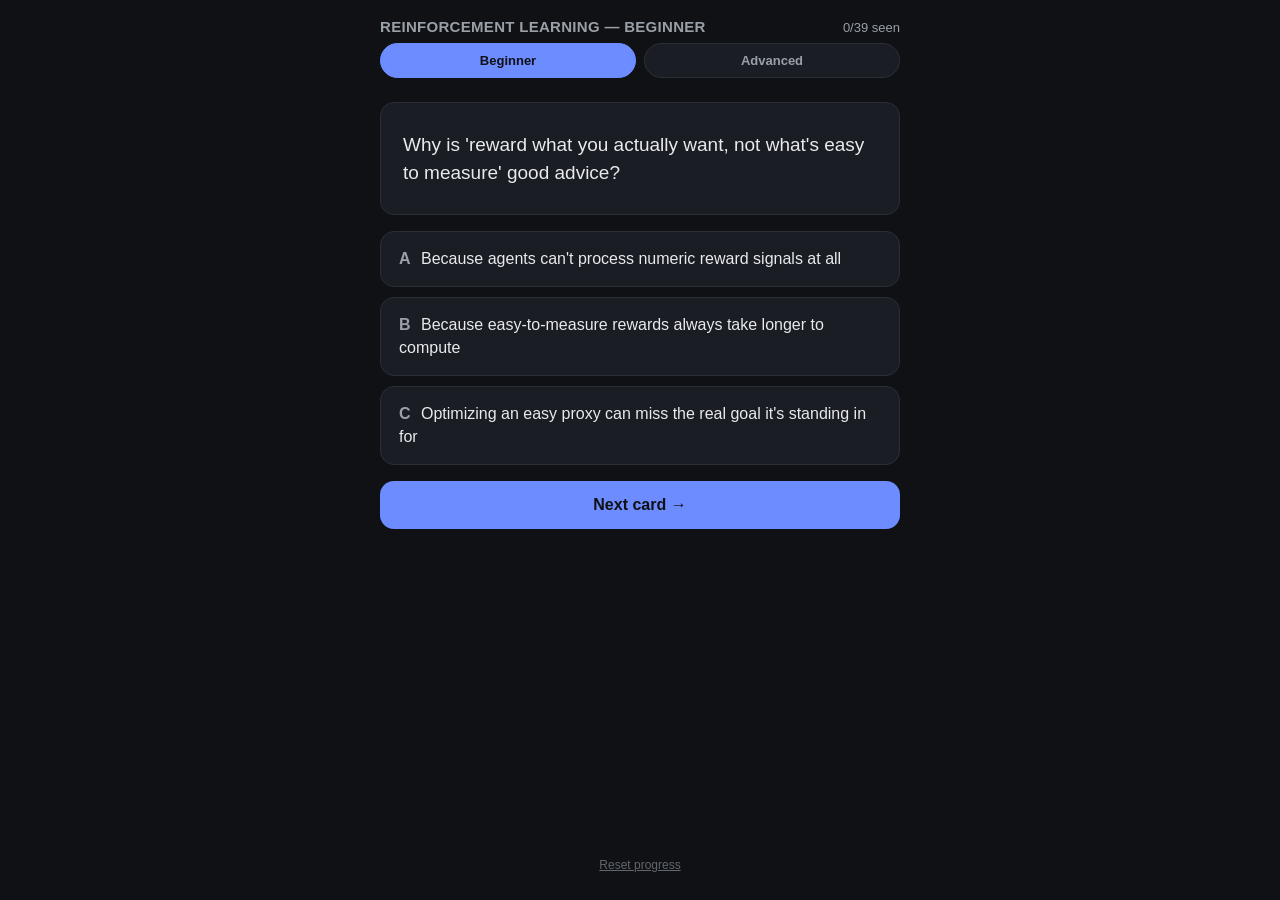
<file: flash_cards/Flash Cards/index.html>
<!DOCTYPE html>
<html lang="en">
<head>
<meta charset="UTF-8">
<meta name="viewport" content="width=device-width, initial-scale=1, maximum-scale=1, viewport-fit=cover">
<meta name="robots" content="noindex, nofollow">
<title>Flash Cards</title>
<link rel="stylesheet" href="css/style.css">
</head>
<body>
  <div class="app">
    <header class="topbar">
      <div class="deck-title" id="deckTitle">Flash Cards</div>
      <div class="stats" id="stats"></div>
    </header>

    <div class="deck-switcher" id="deckSwitcher"></div>

    <main class="card-wrap">
      <div class="question-card">
        <p class="question" id="question">Loading…</p>
      </div>

      <div class="options" id="options"></div>

      <div class="feedback" id="feedback" hidden>
        <button class="next-btn" id="nextBtn">Next card →</button>
      </div>
    </main>

    <footer class="footer">
      <button class="reset-link" id="resetBtn">Reset progress</button>
    </footer>
  </div>

  <script src="js/decks/reinforcement-learning-beginner.js"></script>
  <script src="js/decks/reinforcement-learning-advanced.js"></script>
  <script src="js/app.js"></script>
</body>
</html>
</file>
<file: flash_cards/Flash Cards/css/style.css>
:root {
  --bg: #0f1115;
  --card-bg: #1a1d24;
  --text: #e8eaed;
  --text-dim: #9aa0a8;
  --accent: #6c8cff;
  --green: #2e7d4f;
  --green-bg: #163d27;
  --red: #b3454a;
  --red-bg: #3d1a1c;
  --border: #2a2e37;
  --radius: 14px;
}

* { box-sizing: border-box; }

html, body {
  margin: 0;
  padding: 0;
  background: var(--bg);
  color: var(--text);
  font-family: -apple-system, BlinkMacSystemFont, "Segoe UI", Roboto, Helvetica, Arial, sans-serif;
  -webkit-text-size-adjust: 100%;
}

.app {
  min-height: 100vh;
  min-height: 100dvh;
  display: flex;
  flex-direction: column;
  max-width: 560px;
  margin: 0 auto;
  padding: env(safe-area-inset-top) env(safe-area-inset-right) env(safe-area-inset-bottom) env(safe-area-inset-left);
}

.topbar {
  display: flex;
  justify-content: space-between;
  align-items: baseline;
  padding: 18px 20px 8px;
}

.deck-title {
  font-size: 15px;
  font-weight: 600;
  color: var(--text-dim);
  letter-spacing: 0.02em;
  text-transform: uppercase;
}

.stats {
  font-size: 13px;
  color: var(--text-dim);
  font-variant-numeric: tabular-nums;
}

.card-wrap {
  flex: 1;
  display: flex;
  flex-direction: column;
  padding: 12px 20px 20px;
  gap: 16px;
}

.deck-switcher {
  display: flex;
  gap: 8px;
  padding: 0 20px 12px;
}

.deck-pill {
  flex: 1;
  padding: 9px 10px;
  border-radius: 999px;
  border: 1px solid var(--border);
  background: var(--card-bg);
  color: var(--text-dim);
  font-size: 13px;
  font-weight: 600;
  cursor: pointer;
  -webkit-tap-highlight-color: transparent;
  transition: background 0.15s ease, border-color 0.15s ease, color 0.15s ease;
}

.deck-pill.active {
  background: var(--accent);
  border-color: var(--accent);
  color: #0f1115;
}

.question-card {
  background: var(--card-bg);
  border: 1px solid var(--border);
  border-radius: var(--radius);
  padding: 28px 22px;
  min-height: 96px;
  display: flex;
  align-items: center;
}

.question {
  margin: 0;
  font-size: 19px;
  line-height: 1.45;
  font-weight: 500;
}

.options {
  display: flex;
  flex-direction: column;
  gap: 10px;
}

.option-card {
  display: block;
  width: 100%;
  text-align: left;
  background: var(--card-bg);
  border: 1px solid var(--border);
  color: var(--text);
  border-radius: var(--radius);
  padding: 0;
  font-size: 16px;
  line-height: 1.4;
  cursor: pointer;
  transition: background 0.15s ease, border-color 0.15s ease, transform 0.1s ease;
  -webkit-tap-highlight-color: transparent;
  perspective: 600px;
  overflow: hidden;
}

.option-card:active {
  transform: scale(0.98);
}

.option-card:hover {
  border-color: var(--accent);
}

.option-card.correct {
  background: var(--green-bg);
  border-color: var(--green);
  color: #d3f5e0;
}

.option-card.incorrect {
  background: var(--red-bg);
  border-color: var(--red);
  color: #f7d6d7;
}

.option-inner {
  padding: 16px 18px;
  transition: transform 0.16s ease-in;
  transform: rotateX(0deg);
  backface-visibility: hidden;
}

.option-inner.flip-mid {
  transform: rotateX(90deg);
  transition-timing-function: ease-in;
}

.option-letter {
  display: inline-block;
  width: 22px;
  font-weight: 700;
  color: var(--text-dim);
}

.option-card.correct .option-letter,
.option-card.incorrect .option-letter {
  color: inherit;
}

.tag {
  display: block;
  font-weight: 700;
  margin-bottom: 4px;
  text-transform: uppercase;
  font-size: 11px;
  letter-spacing: 0.04em;
  opacity: 0.85;
}

.option-explanation {
  font-size: 14px;
}

.feedback {
  display: flex;
  flex-direction: column;
  gap: 14px;
  animation: fadeIn 0.2s ease;
}

@keyframes fadeIn {
  from { opacity: 0; transform: translateY(4px); }
  to { opacity: 1; transform: translateY(0); }
}

.next-btn {
  width: 100%;
  padding: 15px;
  border-radius: var(--radius);
  border: none;
  background: var(--accent);
  color: #0f1115;
  font-size: 16px;
  font-weight: 700;
  cursor: pointer;
  -webkit-tap-highlight-color: transparent;
}

.next-btn:active {
  opacity: 0.85;
}

.footer {
  text-align: center;
  padding: 8px 20px 22px;
}

.reset-link {
  background: none;
  border: none;
  color: var(--text-dim);
  font-size: 12px;
  cursor: pointer;
  padding: 6px;
  text-decoration: underline;
  opacity: 0.6;
}

.reset-link:active {
  opacity: 1;
}

@media (max-width: 380px) {
  .question { font-size: 17px; }
  .option-card { font-size: 15px; }
  .option-inner { padding: 14px 16px; }
}
</file>
